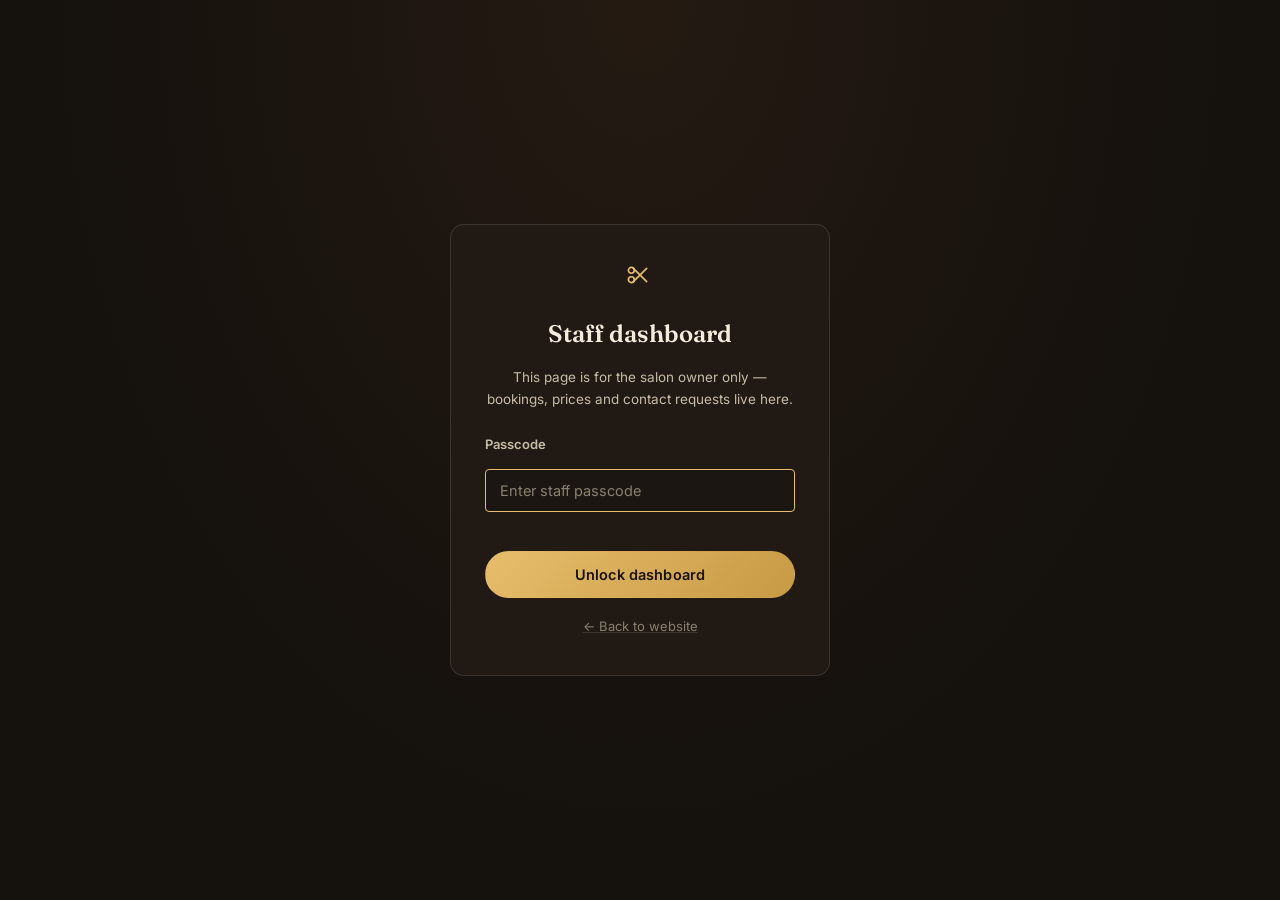
<file: admin.html>
<!DOCTYPE html>
<html lang="en">
<head>
<meta charset="UTF-8">
<meta name="viewport" content="width=device-width, initial-scale=1.0">
<meta name="robots" content="noindex, nofollow">
<title>Staff Dashboard — The Gentlemen's Chair</title>
<link rel="icon" href="data:image/svg+xml,<svg xmlns=%22http://www.w3.org/2000/svg%22 viewBox=%220 0 100 100%22><text y=%22.9em%22 font-size=%2290%22>✂️</text></svg>">

<link rel="preconnect" href="https://fonts.googleapis.com">
<link rel="preconnect" href="https://fonts.gstatic.com" crossorigin>
<link href="https://fonts.googleapis.com/css2?family=Fraunces:opsz,wght@9..144,400;9..144,500;9..144,600;9..144,700&family=Inter:wght@400;500;600;700&family=JetBrains+Mono:wght@400;500;600&display=swap" rel="stylesheet">

<link rel="stylesheet" href="css/style.css">
<link rel="stylesheet" href="css/admin.css">
</head>
<body class="admin-body">

<!-- ============ LOGIN ============ -->
<div class="login-screen" id="loginScreen">
  <form class="login-card" id="loginForm">
    <span class="brand-mark login-mark" aria-hidden="true">
      <svg viewBox="0 0 48 48" width="32" height="32"><path d="M14 8 L34 28 M34 8 L14 28" stroke="currentColor" stroke-width="2.4" fill="none" stroke-linecap="round"/><circle cx="11" cy="11" r="4.4" fill="none" stroke="currentColor" stroke-width="2.4"/><circle cx="11" cy="25" r="4.4" fill="none" stroke="currentColor" stroke-width="2.4"/></svg>
    </span>
    <h1>Staff dashboard</h1>
    <p>This page is for the salon owner only — bookings, prices and contact requests live here.</p>

    <label for="passInput">Passcode</label>
    <input type="password" id="passInput" placeholder="Enter staff passcode" autocomplete="off" required>
    <p class="login-error" id="loginError"></p>
    <button type="submit" class="btn btn-primary btn-block">Unlock dashboard</button>
    <a href="index.html" class="back-link">← Back to website</a>
  </form>
</div>

<!-- ============ DASHBOARD ============ -->
<div class="dashboard" id="dashboard" hidden>

  <header class="admin-topbar">
    <div class="container admin-topbar-inner">
      <span class="brand-name">The Gentlemen's<em>Chair</em> <span class="admin-tag">Staff</span></span>
      <div class="admin-topbar-actions">
        <a href="index.html" class="btn btn-ghost btn-sm">View website</a>
        <button class="btn btn-ghost btn-sm" id="logoutBtn">Log out</button>
      </div>
    </div>
  </header>

  <main class="container admin-main">

    <div class="admin-banner">
      <strong>Heads up:</strong> this dashboard reads bookings and prices saved in <em>this browser</em> (there's no server behind it). It works perfectly if customers book from this same device/browser — for bookings to show up here from <em>customers' own phones</em>, you'd need to connect it to a small free backend. See <code>README.md</code> for how.
    </div>

    <!-- STATS -->
    <section class="stat-grid" id="statGrid"></section>

    <!-- BOOKINGS -->
    <section class="admin-section">
      <div class="admin-section-head">
        <div>
          <p class="section-eyebrow">Appointments</p>
          <h2 class="section-title-sm">Bookings</h2>
        </div>
        <button class="btn btn-ghost btn-sm" id="exportCsvBtn">Export CSV</button>
      </div>

      <div class="admin-controls">
        <input type="search" id="bookingSearch" placeholder="Search by name, phone or service…">
        <select id="bookingFilter">
          <option value="all">All bookings</option>
          <option value="today">Today</option>
          <option value="upcoming">Upcoming</option>
          <option value="past">Past</option>
        </select>
      </div>

      <div class="table-wrap">
        <table class="admin-table" id="bookingsTable">
          <thead>
            <tr>
              <th>ID</th><th>Guest</th><th>Service</th><th>Date</th><th>Time</th><th>Stylist</th><th>Price</th><th>Notes</th><th></th>
            </tr>
          </thead>
          <tbody id="bookingsBody"></tbody>
        </table>
        <p class="table-empty" id="bookingsEmpty">No bookings yet on this device.</p>
      </div>
    </section>

    <!-- SERVICES / PRICING -->
    <section class="admin-section">
      <div class="admin-section-head">
        <div>
          <p class="section-eyebrow">Menu</p>
          <h2 class="section-title-sm">Services &amp; pricing</h2>
        </div>
        <button class="btn btn-ghost btn-sm" id="resetPricesBtn">Reset built-in prices</button>
      </div>

      <div class="table-wrap">
        <table class="admin-table" id="servicesTable">
          <thead>
            <tr><th>Name</th><th>Description</th><th>Duration (min)</th><th>Price (₹)</th><th></th></tr>
          </thead>
          <tbody id="servicesBody"></tbody>
        </table>
      </div>

      <form class="add-service-form" id="addServiceForm">
        <h3>Add a new service</h3>
        <div class="add-service-row">
          <input type="text" id="newSvcName" placeholder="Service name" required>
          <input type="number" id="newSvcDuration" placeholder="Minutes" min="5" step="5" required>
          <input type="number" id="newSvcPrice" placeholder="Price ₹" min="0" step="10" required>
        </div>
        <input type="text" id="newSvcDesc" placeholder="Short description shown on the website (optional)">
        <button type="submit" class="btn btn-primary btn-sm">Add service</button>
      </form>
    </section>

  </main>
</div>

<script src="js/services-data.js"></script>
<script src="js/admin.js"></script>
</body>
</html>
</file>
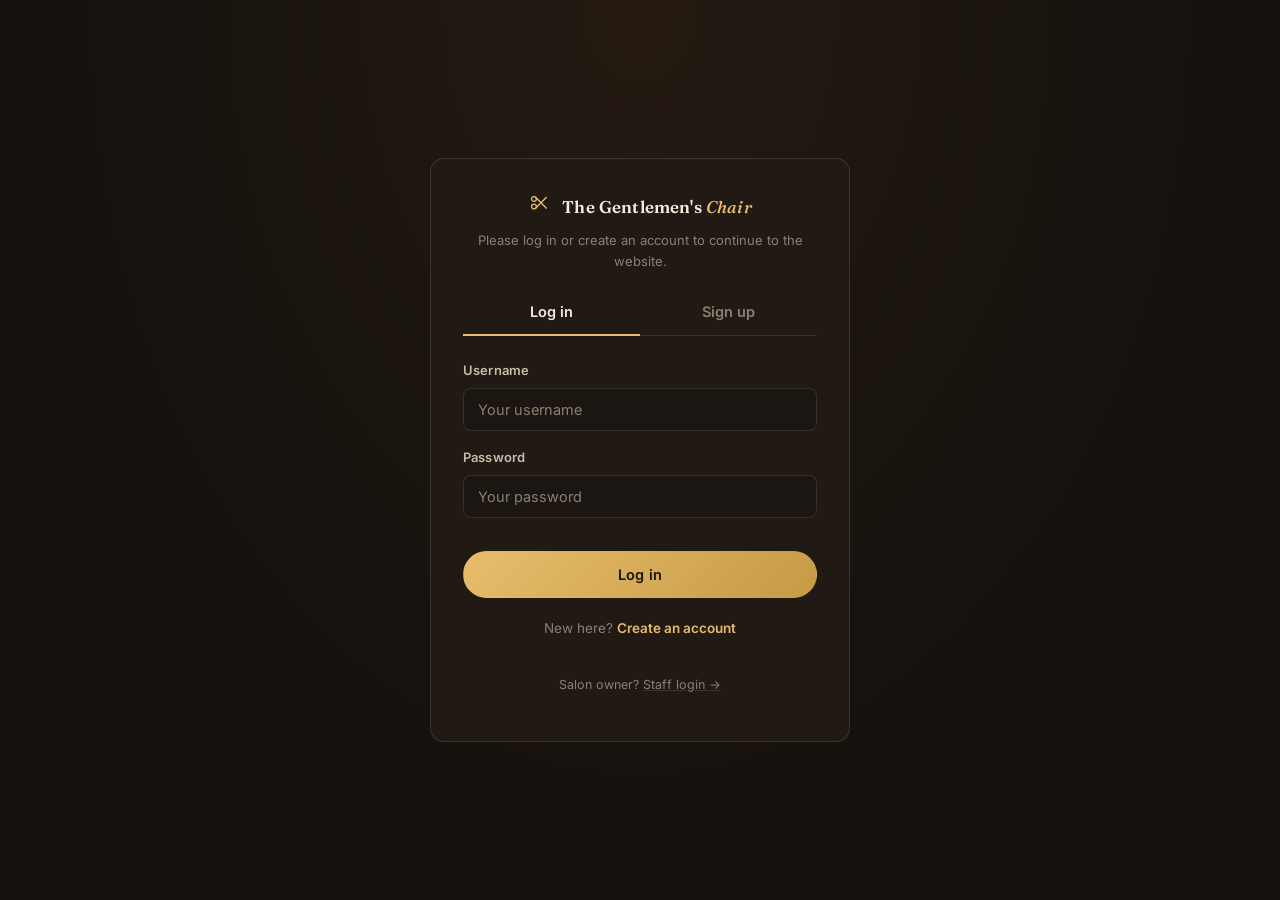
<file: auth.html>
<!DOCTYPE html>
<html lang="en">
<head>
<meta charset="UTF-8">
<meta name="viewport" content="width=device-width, initial-scale=1.0">
<title>Log in or Sign up — The Gentlemen's Chair</title>
<link rel="icon" href="data:image/svg+xml,<svg xmlns=%22http://www.w3.org/2000/svg%22 viewBox=%220 0 100 100%22><text y=%22.9em%22 font-size=%2290%22>%E2%9C%82%EF%B8%8F</text></svg>">

<link rel="preconnect" href="https://fonts.googleapis.com">
<link rel="preconnect" href="https://fonts.gstatic.com" crossorigin>
<link href="https://fonts.googleapis.com/css2?family=Fraunces:opsz,wght@9..144,400;9..144,500;9..144,600;9..144,700&family=Inter:wght@400;500;600;700&family=JetBrains+Mono:wght@400;500;600&display=swap" rel="stylesheet">

<link rel="stylesheet" href="css/style.css">
<link rel="stylesheet" href="css/auth.css">
</head>
<body class="auth-body">

<div class="auth-wrap">
  <div class="auth-card">

    <div class="auth-brand">
      <span class="brand-mark"><svg viewBox="0 0 48 48" width="26" height="26"><path d="M14 8 L34 28 M34 8 L14 28" stroke="currentColor" stroke-width="2.4" fill="none" stroke-linecap="round"/><circle cx="11" cy="11" r="4.4" fill="none" stroke="currentColor" stroke-width="2.4"/><circle cx="11" cy="25" r="4.4" fill="none" stroke="currentColor" stroke-width="2.4"/></svg></span>
      <span class="brand-name">The Gentlemen's<em>Chair</em></span>
    </div>
    <p class="auth-intro">Please log in or create an account to continue to the website.</p>

    <!-- ====== TABS ====== -->
    <div class="auth-tabs">
      <button type="button" class="auth-tab active" data-tab="login">Log in</button>
      <button type="button" class="auth-tab" data-tab="signup">Sign up</button>
    </div>

    <!-- ====== LOGIN PANEL ====== -->
    <form class="auth-panel active" id="loginPanel" data-panel="login">
      <div class="field">
        <label for="loginUsername">Username</label>
        <input type="text" id="loginUsername" placeholder="Your username" autocomplete="username" required>
      </div>
      <div class="field">
        <label for="loginPassword">Password</label>
        <input type="password" id="loginPassword" placeholder="Your password" autocomplete="current-password" required>
      </div>

      <p class="form-error" id="loginError"></p>
      <button type="submit" class="btn btn-primary btn-block">Log in</button>

      <p class="auth-switch">New here? <button type="button" data-switch="signup">Create an account</button></p>
    </form>

    <!-- ====== SIGNUP PANEL ====== -->
    <form class="auth-panel" id="signupPanel" data-panel="signup">
      <div class="field">
        <label for="signupName">Full name</label>
        <input type="text" id="signupName" placeholder="Your name" autocomplete="name" required>
      </div>
      <div class="field">
        <label for="signupPhone">Phone number <span class="optional">(optional — pre-fills your bookings)</span></label>
        <input type="tel" id="signupPhone" placeholder="10-digit mobile number" autocomplete="tel">
      </div>
      <div class="field">
        <label for="signupUsername">Choose a username</label>
        <input type="text" id="signupUsername" placeholder="At least 3 characters" autocomplete="username" required>
      </div>
      <div class="field">
        <label for="signupPassword">Choose a password</label>
        <input type="password" id="signupPassword" placeholder="At least 6 characters" autocomplete="new-password" required>
      </div>
      <div class="field">
        <label for="signupPassword2">Confirm password</label>
        <input type="password" id="signupPassword2" placeholder="Type it again" autocomplete="new-password" required>
      </div>

      <p class="form-error" id="signupError"></p>
      <button type="submit" class="btn btn-primary btn-block">Create account</button>

      <p class="auth-switch">Already have an account? <button type="button" data-switch="login">Log in</button></p>
    </form>

    <!-- ====== SUCCESS ====== -->
    <div class="auth-success" id="authSuccess">
      <span class="check">✓</span>
      <h2 id="successHeading">Welcome!</h2>
      <p>Taking you to the website…</p>
      <a href="index.html" class="btn btn-primary">Continue to website</a>
    </div>

    <p class="auth-footer-note">Salon owner? <a href="admin.html">Staff login →</a></p>
  </div>
</div>

<script src="js/account.js"></script>
<script src="js/auth.js"></script>
</body>
</html>
</file>
<file: css/style.css>
/* ============================================================
   TOKENS
============================================================ */
:root{
  --ink:        #15110d;
  --ink-2:      #1b1611;
  --panel:      #211a14;
  --panel-2:    #2a221a;
  --line:       rgba(244,236,221,.12);
  --line-soft:  rgba(244,236,221,.07);

  --ivory:      #f4ecdd;
  --ivory-dim:  #c7bca7;
  --ivory-faint:#8a8071;

  --brass:      #c79a44;
  --brass-bright:#e7bd6c;
  --burgundy:   #8c2c3b;
  --burgundy-bright:#b3475a;

  --font-display: 'Fraunces', serif;
  --font-body: 'Inter', system-ui, sans-serif;
  --font-mono: 'JetBrains Mono', monospace;

  --container: 1180px;
  --radius: 14px;
  --radius-sm: 8px;
}

*{box-sizing:border-box;}
html{scroll-behavior:smooth;}
body{
  margin:0;
  background:var(--ink);
  color:var(--ivory);
  font-family:var(--font-body);
  font-size:16px;
  line-height:1.6;
  -webkit-font-smoothing:antialiased;
}
img,svg{display:block;max-width:100%;}
a{color:inherit;text-decoration:none;}
ul{margin:0;padding:0;list-style:none;}
button{font-family:inherit;}

.container{max-width:var(--container);margin:0 auto;padding:0 28px;}

@media (prefers-reduced-motion: reduce){
  *{animation-duration:.01ms !important; transition-duration:.01ms !important;}
  html{scroll-behavior:auto;}
}

:focus-visible{
  outline:2px solid var(--brass-bright);
  outline-offset:3px;
  border-radius:4px;
}

/* ============================================================
   TYPE HELPERS
============================================================ */
.eyebrow,
.section-eyebrow{
  font-family:var(--font-mono);
  font-size:12.5px;
  letter-spacing:.14em;
  text-transform:uppercase;
  color:var(--brass-bright);
  margin:0 0 16px;
}
.section-title{
  font-family:var(--font-display);
  font-weight:600;
  font-size:clamp(28px,4vw,42px);
  line-height:1.15;
  margin:0 0 14px;
  max-width:18ch;
}
.section-sub{
  color:var(--ivory-dim);
  max-width:46ch;
  font-size:16.5px;
  margin:0 0 48px;
}
.accent-text{color:var(--brass-bright);}

/* ============================================================
   BUTTONS
============================================================ */
.btn{
  display:inline-flex;
  align-items:center;
  justify-content:center;
  gap:8px;
  padding:14px 26px;
  border-radius:999px;
  font-weight:600;
  font-size:14.5px;
  letter-spacing:.01em;
  border:1px solid transparent;
  cursor:pointer;
  transition:transform .18s ease, background .18s ease, border-color .18s ease, color .18s ease;
}
.btn:hover{transform:translateY(-2px);}
.btn-primary{
  background:linear-gradient(135deg,var(--brass-bright),var(--brass));
  color:#1a1309;
}
.btn-primary:hover{filter:brightness(1.06);}
.btn-ghost{
  background:transparent;
  border-color:var(--line);
  color:var(--ivory);
}
.btn-ghost:hover{border-color:var(--brass-bright);color:var(--brass-bright);}
.btn-block{width:100%;}
.btn[disabled]{opacity:.5;cursor:not-allowed;transform:none;}

/* ============================================================
   NAV
============================================================ */
.nav{
  position:fixed;top:0;left:0;right:0;z-index:60;
  padding:18px 0;
  transition:background .3s ease, padding .3s ease, border-color .3s ease;
  border-bottom:1px solid transparent;
}
.nav.scrolled{
  background:rgba(21,17,13,.86);
  backdrop-filter:blur(10px);
  padding:12px 0;
  border-color:var(--line);
}
.nav-inner{display:flex;align-items:center;justify-content:space-between;}
.brand{display:flex;align-items:center;gap:10px;color:var(--ivory);}
.brand-mark{color:var(--brass-bright);display:flex;}
.brand-name{font-family:var(--font-display);font-size:18px;font-weight:600;letter-spacing:.01em;}
.brand-name em{font-style:italic;color:var(--brass-bright);font-weight:500;margin-left:4px;}

.nav-links{display:flex;align-items:center;gap:30px;}
.nav-links a{
  font-size:14.5px;font-weight:500;color:var(--ivory-dim);
  transition:color .2s ease;
}
.nav-links a:hover{color:var(--ivory);}
.nav-cta{
  background:var(--brass-bright);
  color:#1a1309 !important;
  padding:9px 18px;
  border-radius:999px;
  font-weight:600;
}
.nav-user{display:flex;align-items:center;gap:10px;font-size:14.5px;color:var(--ivory-dim);}
.nav-logout{
  background:none;border:1px solid var(--line);color:var(--ivory-faint);
  border-radius:999px;padding:5px 12px;font-size:12px;cursor:pointer;font-weight:600;
}
.nav-logout:hover{border-color:var(--burgundy-bright);color:var(--burgundy-bright);}
.nav-toggle{
  display:none;
  background:none;border:none;cursor:pointer;
  width:34px;height:26px;flex-direction:column;justify-content:space-between;
}
.nav-toggle span{display:block;height:2px;background:var(--ivory);border-radius:2px;}

/* ============================================================
   HERO + THREE.JS CANVAS
============================================================ */
.hero{
  position:relative;
  min-height:100vh;
  display:flex;
  align-items:center;
  overflow:hidden;
  background:radial-gradient(ellipse at 70% 20%, #241a12 0%, var(--ink) 60%);
}
#hero-canvas{
  position:absolute;inset:0;
  width:100%;height:100%;
  display:block;
}
.hero-veil{
  position:absolute;inset:0;
  background:linear-gradient(100deg, rgba(21,17,13,.92) 0%, rgba(21,17,13,.55) 38%, rgba(21,17,13,.15) 62%, rgba(21,17,13,.55) 100%);
  pointer-events:none;
}
.hero-content{
  position:relative;z-index:2;
  padding-top:90px;
  max-width:640px;
}
.hero-title{
  font-family:var(--font-display);
  font-weight:600;
  font-size:clamp(40px,7vw,76px);
  line-height:1.04;
  margin:0 0 22px;
}
.hero-sub{
  color:var(--ivory-dim);
  font-size:18px;
  max-width:42ch;
  margin:0 0 36px;
}
.hero-actions{display:flex;gap:16px;flex-wrap:wrap;}

.scroll-cue{
  position:absolute;left:50%;bottom:34px;transform:translateX(-50%);
  width:26px;height:42px;border:1.5px solid var(--line);border-radius:14px;
  z-index:2;
}
.scroll-cue span{
  position:absolute;top:8px;left:50%;width:4px;height:8px;border-radius:2px;
  background:var(--brass-bright);transform:translateX(-50%);
  animation:cueMove 1.8s ease-in-out infinite;
}
@keyframes cueMove{
  0%{top:8px;opacity:1;} 60%{top:22px;opacity:.2;} 61%{top:8px;opacity:0;} 100%{top:8px;opacity:1;}
}

/* divider ribbon — the recurring barber-pole motif */
.pole-divider{
  height:6px;
  background:repeating-linear-gradient(
    -45deg,
    var(--brass) 0 14px,
    var(--burgundy) 14px 28px,
    var(--ivory) 28px 30px,
    var(--burgundy) 30px 44px
  );
  opacity:.85;
}

/* ============================================================
   SERVICES
============================================================ */
.services{padding:120px 0 90px;}
.service-grid{
  display:grid;
  grid-template-columns:repeat(3,1fr);
  gap:22px;
}
.service-card{
  position:relative;
  background:linear-gradient(160deg,var(--panel),var(--panel-2));
  border:1px solid var(--line-soft);
  border-radius:var(--radius);
  padding:30px 26px 28px;
  transition:border-color .25s ease, box-shadow .25s ease;
  transform-style:preserve-3d;
  will-change:transform;
}
.service-card:hover{
  border-color:var(--line);
  box-shadow:0 30px 50px -30px rgba(0,0,0,.6);
}
.service-card-top{
  display:flex;align-items:flex-start;justify-content:space-between;margin-bottom:18px;
}
.service-code{font-family:var(--font-mono);font-size:12px;color:var(--ivory-faint);}
.service-icon{color:var(--brass-bright);}
.service-card h3{
  font-family:var(--font-display);font-size:21px;font-weight:600;margin:0 0 8px;
}
.service-card p{color:var(--ivory-dim);font-size:14.5px;margin:0 0 22px;}
.service-meta{
  display:flex;align-items:center;justify-content:space-between;
  font-family:var(--font-mono);font-size:13px;color:var(--ivory-faint);
  margin-bottom:18px;
}
.service-meta b{color:var(--brass-bright);font-weight:600;}
.service-book{
  width:100%;
  background:transparent;
  border:1px solid var(--line);
  color:var(--ivory);
  border-radius:999px;
  padding:11px 0;
  font-weight:600;font-size:13.5px;
  cursor:pointer;
  transition:background .2s ease,border-color .2s ease,color .2s ease;
}
.service-book:hover{background:var(--brass-bright);border-color:var(--brass-bright);color:#1a1309;}

/* ============================================================
   WHY STRIP
============================================================ */
.why{padding:30px 0 100px;}
.why-grid{display:grid;grid-template-columns:repeat(3,1fr);gap:36px;}
.why-num{font-family:var(--font-mono);color:var(--burgundy-bright);font-size:13px;}
.why-item h3{font-family:var(--font-display);font-size:19px;margin:10px 0 8px;font-weight:600;}
.why-item p{color:var(--ivory-dim);font-size:14.5px;margin:0;}

/* ============================================================
   BOOKING
============================================================ */
.booking{padding:110px 0 70px;}
.booking-grid{
  display:grid;
  grid-template-columns:1.25fr .85fr;
  gap:34px;
  align-items:start;
}
.booking-form{
  background:var(--panel);
  border:1px solid var(--line-soft);
  border-radius:var(--radius);
  padding:34px;
  display:flex;flex-direction:column;gap:18px;
}
.field{display:flex;flex-direction:column;gap:7px;}
.field-row{display:grid;grid-template-columns:1fr 1fr;gap:16px;}
.field label{font-size:13px;font-weight:600;color:var(--ivory-dim);letter-spacing:.01em;}
.field label .optional{color:var(--ivory-faint);font-weight:400;}

input,select,textarea{
  background:var(--ink-2);
  border:1px solid var(--line);
  color:var(--ivory);
  border-radius:var(--radius-sm);
  padding:12px 14px;
  font-size:14.5px;
  font-family:inherit;
  width:100%;
  transition:border-color .2s ease;
}
input::placeholder,textarea::placeholder{color:var(--ivory-faint);}
input:focus,select:focus,textarea:focus{border-color:var(--brass-bright);outline:none;}
select{appearance:none;cursor:pointer;}
textarea{resize:vertical;}

.slot-grid{
  display:grid;
  grid-template-columns:repeat(4,1fr);
  gap:8px;
}
.slot-hint{
  grid-column:1/-1;
  color:var(--ivory-faint);font-size:13.5px;margin:0;padding:10px 0;
}
.slot-btn{
  background:var(--ink-2);
  border:1px solid var(--line);
  color:var(--ivory-dim);
  border-radius:var(--radius-sm);
  padding:9px 4px;
  font-family:var(--font-mono);
  font-size:13px;
  cursor:pointer;
  transition:all .15s ease;
}
.slot-btn:hover:not(:disabled){border-color:var(--brass-bright);color:var(--ivory);}
.slot-btn.selected{background:var(--brass-bright);border-color:var(--brass-bright);color:#1a1309;font-weight:600;}
.slot-btn:disabled{opacity:.55;cursor:not-allowed;}
.slot-btn.booked,.slot-btn.past{
  display:flex;flex-direction:column;align-items:center;gap:2px;padding:7px 4px;
}
.slot-btn .slot-time{text-decoration:line-through;opacity:.7;}
.slot-btn .slot-status{
  font-size:9.5px;text-transform:uppercase;letter-spacing:.06em;font-weight:700;
}
.slot-btn.booked .slot-status{color:var(--burgundy-bright);}
.slot-btn.past .slot-status{color:var(--ivory-faint);}

.form-error{
  color:var(--burgundy-bright);
  font-size:13.5px;
  margin:0;
  min-height:1px;
}

/* ticket */
.ticket{
  position:relative;
  background:linear-gradient(165deg,var(--panel-2),var(--panel));
  border:1px solid var(--line);
  border-radius:var(--radius);
  padding:30px;
  font-family:var(--font-mono);
  position:sticky;
  top:110px;
}
.ticket-top{
  display:flex;justify-content:space-between;align-items:baseline;
  border-bottom:1px dashed var(--line);
  padding-bottom:16px;margin-bottom:16px;
}
.ticket-label{font-family:var(--font-display);font-size:18px;font-weight:600;}
.ticket-id{color:var(--brass-bright);font-size:13px;}
.ticket-rows div{display:flex;justify-content:space-between;gap:12px;padding:7px 0;font-size:13px;}
.ticket-rows dt{color:var(--ivory-faint);}
.ticket-rows dd{margin:0;color:var(--ivory);text-align:right;}
.ticket-rows #tkPrice{color:var(--brass-bright);font-weight:600;}

/* my bookings */
.my-bookings{margin-top:60px;}
.my-bookings h3{font-family:var(--font-display);font-size:20px;margin:0 0 14px;font-weight:600;}
.my-bookings-empty{color:var(--ivory-faint);font-size:14px;}
.my-bookings-list{display:flex;flex-direction:column;gap:10px;}
.my-bookings-list li{
  display:flex;align-items:center;justify-content:space-between;gap:14px;
  background:var(--panel);border:1px solid var(--line-soft);border-radius:var(--radius-sm);
  padding:14px 18px;font-size:13.5px;flex-wrap:wrap;
}
.my-bookings-list .mb-main{color:var(--ivory-dim);}
.my-bookings-list .mb-main b{color:var(--ivory);font-weight:600;}
.mb-cancel{
  background:none;border:1px solid var(--line);color:var(--ivory-faint);
  border-radius:999px;padding:6px 14px;font-size:12px;cursor:pointer;
}
.mb-cancel:hover{border-color:var(--burgundy-bright);color:var(--burgundy-bright);}

/* ============================================================
   VISIT / HOURS
============================================================ */
.visit{padding:100px 0;}
.visit-grid{display:grid;grid-template-columns:1.1fr .9fr;gap:50px;align-items:start;}
.visit-right{display:flex;flex-direction:column;gap:24px;}
.visit-list{display:flex;flex-direction:column;gap:20px;margin-top:30px;}
.visit-list li{display:flex;flex-direction:column;gap:3px;font-size:14.5px;}
.visit-list strong{color:var(--brass-bright);font-family:var(--font-mono);font-size:12px;text-transform:uppercase;letter-spacing:.08em;}
.visit-list a{text-decoration:underline;text-decoration-color:var(--line);}
.visit-list em{color:var(--ivory-faint);font-style:italic;}

.btn-whatsapp{
  margin-top:26px;
  background:#25d366;
  color:#0c2417;
}
.btn-whatsapp:hover{filter:brightness(1.05);}

.hours-card{
  background:var(--panel);border:1px solid var(--line-soft);border-radius:var(--radius);
  padding:30px 34px;
}
.hours-card h3{font-family:var(--font-display);font-weight:600;margin:0 0 18px;font-size:19px;}
.hours-list li{display:flex;justify-content:space-between;padding:9px 0;border-bottom:1px solid var(--line-soft);font-size:14px;}
.hours-list li:last-child{border-bottom:none;}
.hours-list li span:first-child{color:var(--ivory-dim);}
.hours-list li span:last-child{font-family:var(--font-mono);color:var(--brass-bright);}

.map-card{
  background:var(--panel);border:1px solid var(--line-soft);border-radius:var(--radius);
  padding:30px 34px;
}
.map-card h3{font-family:var(--font-display);font-weight:600;margin:0 0 16px;font-size:19px;}
.map-frame{
  border-radius:var(--radius-sm);overflow:hidden;border:1px solid var(--line-soft);
  margin-bottom:16px;height:220px;
}
.map-frame iframe{width:100%;height:100%;border:0;filter:saturate(.85) contrast(1.05);}
.map-note{color:var(--ivory-faint);font-size:12px;margin:14px 0 0;line-height:1.5;}
.map-note code{background:var(--ink-2);padding:1px 5px;border-radius:4px;font-family:var(--font-mono);}

/* ============================================================
   FOOTER
============================================================ */
.footer{padding:50px 0 40px;border-top:1px solid var(--line-soft);}
.footer-inner{display:flex;flex-direction:column;align-items:center;text-align:center;gap:14px;}
.footer-note{color:var(--ivory-faint);font-size:13px;max-width:520px;}
.footer-note code{background:var(--panel);padding:2px 6px;border-radius:4px;font-family:var(--font-mono);}
.footer-copy{color:var(--ivory-faint);font-size:12.5px;margin:0;}
.footer-admin-link{color:var(--ivory-faint);text-decoration:underline;text-decoration-color:var(--line);}
.footer-admin-link:hover{color:var(--brass-bright);}

/* ============================================================
   BOOKING CONFIRMATION MODAL
============================================================ */
.modal-overlay{
  position:fixed;inset:0;z-index:100;
  background:rgba(10,8,6,.72);
  backdrop-filter:blur(4px);
  display:flex;align-items:center;justify-content:center;
  padding:20px;
  opacity:0;pointer-events:none;
  transition:opacity .22s ease;
}
.modal-overlay.open{opacity:1;pointer-events:auto;}
.modal-card{
  position:relative;
  width:100%;max-width:400px;
  background:linear-gradient(165deg,var(--panel-2),var(--panel));
  border:1px solid var(--line);
  border-radius:var(--radius);
  padding:38px 30px 30px;
  text-align:center;
  transform:translateY(14px) scale(.97);
  transition:transform .22s ease;
  box-shadow:0 40px 80px -30px rgba(0,0,0,.7);
}
.modal-overlay.open .modal-card{transform:translateY(0) scale(1);}
.modal-close{
  position:absolute;top:16px;right:16px;
  background:none;border:none;color:var(--ivory-faint);font-size:15px;cursor:pointer;
}
.modal-check{
  display:inline-flex;align-items:center;justify-content:center;
  width:56px;height:56px;border-radius:50%;
  background:linear-gradient(135deg,var(--brass-bright),var(--brass));
  color:#1a1309;font-size:26px;margin-bottom:16px;
}
.modal-card h2{font-family:var(--font-display);font-size:23px;font-weight:600;margin:0 0 8px;}
.modal-sub{color:var(--ivory-dim);font-size:14px;margin:0 0 22px;}
.modal-rows{
  text-align:left;background:var(--ink-2);border:1px solid var(--line-soft);
  border-radius:var(--radius-sm);padding:6px 18px;margin-bottom:22px;
}
.modal-rows div{display:flex;justify-content:space-between;gap:12px;padding:9px 0;border-bottom:1px solid var(--line-soft);font-size:13.5px;}
.modal-rows div:last-child{border-bottom:none;}
.modal-rows dt{color:var(--ivory-faint);}
.modal-rows dd{margin:0;color:var(--ivory);font-weight:600;text-align:right;}

/* ============================================================
   CHAT WIDGET
============================================================ */
.chat-widget{
  position:fixed;right:24px;bottom:24px;z-index:80;
  display:flex;flex-direction:column;align-items:flex-end;gap:14px;
}
.whatsapp-launcher{
  width:50px;height:50px;border-radius:50%;
  background:#25d366;color:#0c2417;
  display:flex;align-items:center;justify-content:center;
  box-shadow:0 14px 30px -10px rgba(0,0,0,.6);
  transition:transform .2s ease;
}
.whatsapp-launcher:hover{transform:translateY(-2px) scale(1.05);}
.chat-launcher{
  width:58px;height:58px;border-radius:50%;
  background:linear-gradient(135deg,var(--brass-bright),var(--brass));
  border:none;color:#1a1309;cursor:pointer;
  display:flex;align-items:center;justify-content:center;
  box-shadow:0 14px 30px -10px rgba(0,0,0,.6);
  position:relative;
  transition:transform .2s ease;
}
.chat-launcher:hover{transform:translateY(-2px) scale(1.03);}
.chat-dot{
  position:absolute;top:-3px;right:-3px;width:14px;height:14px;border-radius:50%;
  background:var(--burgundy-bright);border:2px solid var(--ink);
  display:none;
}
.chat-dot.show{display:block;}

.chat-panel{
  position:absolute;right:0;bottom:74px;
  width:340px;max-height:480px;
  background:var(--panel);
  border:1px solid var(--line);
  border-radius:16px;
  display:flex;flex-direction:column;
  overflow:hidden;
  opacity:0;transform:translateY(12px) scale(.98);pointer-events:none;
  transition:opacity .2s ease, transform .2s ease;
  box-shadow:0 30px 60px -20px rgba(0,0,0,.7);
}
.chat-panel.open{opacity:1;transform:translateY(0) scale(1);pointer-events:auto;}

.chat-head{
  display:flex;align-items:center;justify-content:space-between;
  padding:16px 18px;border-bottom:1px solid var(--line-soft);
  background:var(--panel-2);
}
.chat-head strong{font-family:var(--font-display);font-size:15px;display:block;}
.chat-status{display:flex;align-items:center;gap:6px;font-size:11.5px;color:var(--ivory-faint);margin-top:3px;}
.chat-status i{width:7px;height:7px;border-radius:50%;background:#6fbf73;display:block;}
.chat-close{background:none;border:none;color:var(--ivory-faint);font-size:15px;cursor:pointer;}

.chat-whatsapp-row{
  display:block;
  font-size:12.5px;
  color:#25d366;
  text-align:center;
  padding:9px 0;
  border-bottom:1px solid var(--line-soft);
  background:var(--ink-2);
  font-weight:600;
}
.chat-whatsapp-row:hover{text-decoration:underline;}

.chat-body{
  flex:1;overflow-y:auto;padding:16px 18px;display:flex;flex-direction:column;gap:10px;
  min-height:220px;max-height:300px;
}
.chat-msg{
  max-width:80%;padding:10px 13px;border-radius:14px;font-size:13.5px;line-height:1.45;
}
.chat-msg.user{
  align-self:flex-end;background:var(--brass-bright);color:#1a1309;border-bottom-right-radius:4px;
}
.chat-msg.shop{
  align-self:flex-start;background:var(--ink-2);border:1px solid var(--line-soft);border-bottom-left-radius:4px;
}
.chat-time{display:block;font-size:10px;opacity:.6;margin-top:4px;font-family:var(--font-mono);}

.chat-typing{padding:0 18px 10px;display:flex;gap:4px;}
.chat-typing span{
  width:6px;height:6px;border-radius:50%;background:var(--ivory-faint);
  animation:typingBlink 1.2s infinite ease-in-out;
}
.chat-typing span:nth-child(2){animation-delay:.15s;}
.chat-typing span:nth-child(3){animation-delay:.3s;}
@keyframes typingBlink{0%,80%,100%{opacity:.25;}40%{opacity:1;}}

.chat-input-row{
  display:flex;gap:8px;padding:14px;border-top:1px solid var(--line-soft);background:var(--panel-2);
}
.chat-input-row input{flex:1;background:var(--ink-2);}
.chat-input-row button{
  width:38px;height:38px;border-radius:50%;border:none;flex-shrink:0;
  background:var(--brass-bright);color:#1a1309;cursor:pointer;
  display:flex;align-items:center;justify-content:center;
}

/* ============================================================
   RESPONSIVE
============================================================ */
@media (max-width: 980px){
  .service-grid{grid-template-columns:repeat(2,1fr);}
  .why-grid{grid-template-columns:1fr;gap:30px;}
  .booking-grid{grid-template-columns:1fr;}
  .ticket{position:static;}
  .visit-grid{grid-template-columns:1fr;}
}

@media (max-width: 680px){
  .nav-links{
    position:fixed;top:0;right:0;height:100vh;width:74vw;max-width:300px;
    background:var(--panel);
    flex-direction:column;align-items:flex-start;
    padding:100px 26px 26px;
    transform:translateX(100%);
    transition:transform .3s ease;
    border-left:1px solid var(--line);
    gap:26px;
  }
  .nav-links.open{transform:translateX(0);}
  .nav-toggle{display:flex;}
  .service-grid{grid-template-columns:1fr;}
  .field-row{grid-template-columns:1fr;}
  .slot-grid{grid-template-columns:repeat(3,1fr);}
  .hero-content{padding-top:120px;}
  .chat-panel{width:88vw;right:-6px;}
}
</file>
<file: css/admin.css>
/* ============================================================
   ADMIN.CSS — staff dashboard (login + bookings + pricing)
   Builds on the tokens/fonts defined in css/style.css
   ============================================================ */

.admin-body{min-height:100vh;background:var(--ink);}

/* ---------- login ---------- */
.login-screen{
  min-height:100vh;
  display:flex;align-items:center;justify-content:center;
  padding:24px;
  background:radial-gradient(ellipse at 50% 0%, #241a12 0%, var(--ink) 65%);
}
.login-card{
  width:100%;max-width:380px;
  background:var(--panel);
  border:1px solid var(--line);
  border-radius:var(--radius);
  padding:38px 34px;
  display:flex;flex-direction:column;gap:14px;
  text-align:center;
}
.login-mark{color:var(--brass-bright);display:flex;justify-content:center;margin:0 auto 6px;}
.login-card h1{font-family:var(--font-display);font-size:24px;font-weight:600;margin:0;}
.login-card p{color:var(--ivory-dim);font-size:13.5px;margin:0 0 10px;}
.login-card label{text-align:left;font-size:13px;font-weight:600;color:var(--ivory-dim);}
.login-card input{text-align:left;}
.login-error{color:var(--burgundy-bright);font-size:13px;min-height:1px;margin:0;}
.back-link{font-size:13px;color:var(--ivory-faint);text-decoration:underline;text-decoration-color:var(--line);margin-top:4px;}

/* ---------- topbar ---------- */
.admin-topbar{
  border-bottom:1px solid var(--line-soft);
  padding:18px 0;
  position:sticky;top:0;z-index:20;
  background:rgba(21,17,13,.92);
  backdrop-filter:blur(10px);
}
.admin-topbar-inner{display:flex;align-items:center;justify-content:space-between;}
.admin-tag{
  font-family:var(--font-mono);font-size:10.5px;letter-spacing:.08em;text-transform:uppercase;
  color:#1a1309;background:var(--brass-bright);padding:3px 8px;border-radius:999px;margin-left:8px;
  vertical-align:middle;
}
.admin-topbar-actions{display:flex;gap:10px;}
.btn-sm{padding:9px 16px;font-size:13px;}

/* ---------- layout ---------- */
.admin-main{padding:36px 28px 90px;display:flex;flex-direction:column;gap:46px;}
.admin-banner{
  background:var(--panel-2);
  border:1px solid var(--line);
  border-left:3px solid var(--brass-bright);
  border-radius:var(--radius-sm);
  padding:16px 20px;
  font-size:13.5px;
  color:var(--ivory-dim);
  line-height:1.6;
}
.admin-banner code{background:var(--ink-2);padding:1px 6px;border-radius:4px;font-family:var(--font-mono);}

/* ---------- stat cards ---------- */
.stat-grid{display:grid;grid-template-columns:repeat(4,1fr);gap:18px;}
.stat-card{
  background:var(--panel);border:1px solid var(--line-soft);border-radius:var(--radius);
  padding:22px 24px;
}
.stat-card .stat-label{font-family:var(--font-mono);font-size:12px;color:var(--ivory-faint);text-transform:uppercase;letter-spacing:.06em;}
.stat-card .stat-value{font-family:var(--font-display);font-size:30px;font-weight:600;color:var(--ivory);margin-top:8px;}
.stat-card .stat-value.accent{color:var(--brass-bright);}

/* ---------- sections ---------- */
.admin-section{display:flex;flex-direction:column;gap:18px;}
.admin-section-head{display:flex;align-items:flex-end;justify-content:space-between;gap:18px;flex-wrap:wrap;}
.section-title-sm{font-family:var(--font-display);font-weight:600;font-size:24px;margin:6px 0 0;}

.admin-controls{display:flex;gap:12px;flex-wrap:wrap;}
.admin-controls input[type="search"]{flex:1;min-width:220px;}
.admin-controls select{width:auto;min-width:160px;}

/* ---------- tables ---------- */
.table-wrap{
  background:var(--panel);border:1px solid var(--line-soft);border-radius:var(--radius);
  overflow-x:auto;
}
.admin-table{width:100%;border-collapse:collapse;font-size:13.5px;min-width:760px;}
.admin-table th{
  text-align:left;font-family:var(--font-mono);font-size:11.5px;text-transform:uppercase;letter-spacing:.05em;
  color:var(--ivory-faint);padding:14px 16px;border-bottom:1px solid var(--line);
  white-space:nowrap;
}
.admin-table td{padding:13px 16px;border-bottom:1px solid var(--line-soft);vertical-align:middle;color:var(--ivory-dim);}
.admin-table tr:last-child td{border-bottom:none;}
.admin-table td b{color:var(--ivory);}
.admin-table .cell-notes{max-width:180px;white-space:nowrap;overflow:hidden;text-overflow:ellipsis;}
.admin-table input[type="number"], .admin-table input[type="text"]{
  width:100px;padding:8px 10px;font-size:13px;
}
.admin-table .row-actions{display:flex;gap:6px;white-space:nowrap;}

.btn-icon{
  background:none;border:1px solid var(--line);color:var(--ivory-faint);
  border-radius:8px;padding:7px 12px;font-size:12px;cursor:pointer;font-weight:600;
}
.btn-icon:hover{border-color:var(--brass-bright);color:var(--brass-bright);}
.btn-icon.danger:hover{border-color:var(--burgundy-bright);color:var(--burgundy-bright);}

.table-empty{padding:30px;text-align:center;color:var(--ivory-faint);font-size:13.5px;}

/* ---------- add service form ---------- */
.add-service-form{
  background:var(--panel);border:1px solid var(--line-soft);border-radius:var(--radius);
  padding:24px;display:flex;flex-direction:column;gap:14px;
}
.add-service-form h3{font-family:var(--font-display);font-size:17px;margin:0;font-weight:600;}
.add-service-row{display:grid;grid-template-columns:2fr 1fr 1fr;gap:12px;}
.add-service-form button{align-self:flex-start;}

@media (max-width: 900px){
  .stat-grid{grid-template-columns:repeat(2,1fr);}
  .add-service-row{grid-template-columns:1fr;}
}
@media (max-width: 600px){
  .stat-grid{grid-template-columns:1fr;}
  .admin-main{padding:28px 16px 70px;}
}
</file>
<file: css/auth.css>
/* ============================================================
   AUTH.CSS — customer login / signup page
   Builds on tokens/fonts from css/style.css
   ============================================================ */
.auth-body{min-height:100vh;background:var(--ink);}
.auth-wrap{
  min-height:100vh;display:flex;align-items:center;justify-content:center;
  padding:24px;
  background:radial-gradient(ellipse at 50% 0%, #241a12 0%, var(--ink) 65%);
}
.auth-card{
  width:100%;max-width:420px;
  background:var(--panel);
  border:1px solid var(--line);
  border-radius:var(--radius);
  padding:34px 32px;
}
.auth-brand{display:flex;align-items:center;justify-content:center;gap:8px;margin-bottom:10px;color:var(--ivory);}
.auth-brand .brand-mark{color:var(--brass-bright);}
.auth-brand .brand-name{font-size:17px;}
.auth-intro{text-align:center;color:var(--ivory-faint);font-size:13px;margin:0 0 22px;}

.auth-tabs{display:flex;border-bottom:1px solid var(--line);margin-bottom:24px;}
.auth-tab{
  flex:1;background:none;border:none;color:var(--ivory-faint);
  font-weight:600;font-size:14.5px;padding:10px 0 14px;cursor:pointer;
  border-bottom:2px solid transparent;margin-bottom:-1px;
  transition:color .2s ease, border-color .2s ease;
}
.auth-tab.active{color:var(--ivory);border-color:var(--brass-bright);}

.auth-panel{display:none;flex-direction:column;gap:16px;}
.auth-panel.active{display:flex;}

.auth-panel .field{display:flex;flex-direction:column;gap:7px;}
.auth-panel label{font-size:13px;font-weight:600;color:var(--ivory-dim);}
.auth-panel label .optional{color:var(--ivory-faint);font-weight:400;}

.auth-switch{text-align:center;font-size:13.5px;color:var(--ivory-faint);margin-top:4px;}
.auth-switch button{
  background:none;border:none;color:var(--brass-bright);font-weight:600;cursor:pointer;padding:0;font-size:13.5px;
}

.auth-success{display:none;text-align:center;flex-direction:column;gap:14px;align-items:center;}
.auth-success.show{display:flex;}
.auth-success .check{
  width:54px;height:54px;border-radius:50%;background:var(--brass-bright);color:#1a1309;
  display:flex;align-items:center;justify-content:center;font-size:26px;
}
.auth-success h2{font-family:var(--font-display);font-size:21px;margin:0;font-weight:600;}
.auth-success p{color:var(--ivory-dim);font-size:13.5px;margin:0;}

.auth-footer-note{text-align:center;margin-top:22px;font-size:12.5px;color:var(--ivory-faint);}
.auth-footer-note a{text-decoration:underline;text-decoration-color:var(--line);}

.form-error{color:var(--burgundy-bright);font-size:13px;margin:0;min-height:1px;}
</file>
